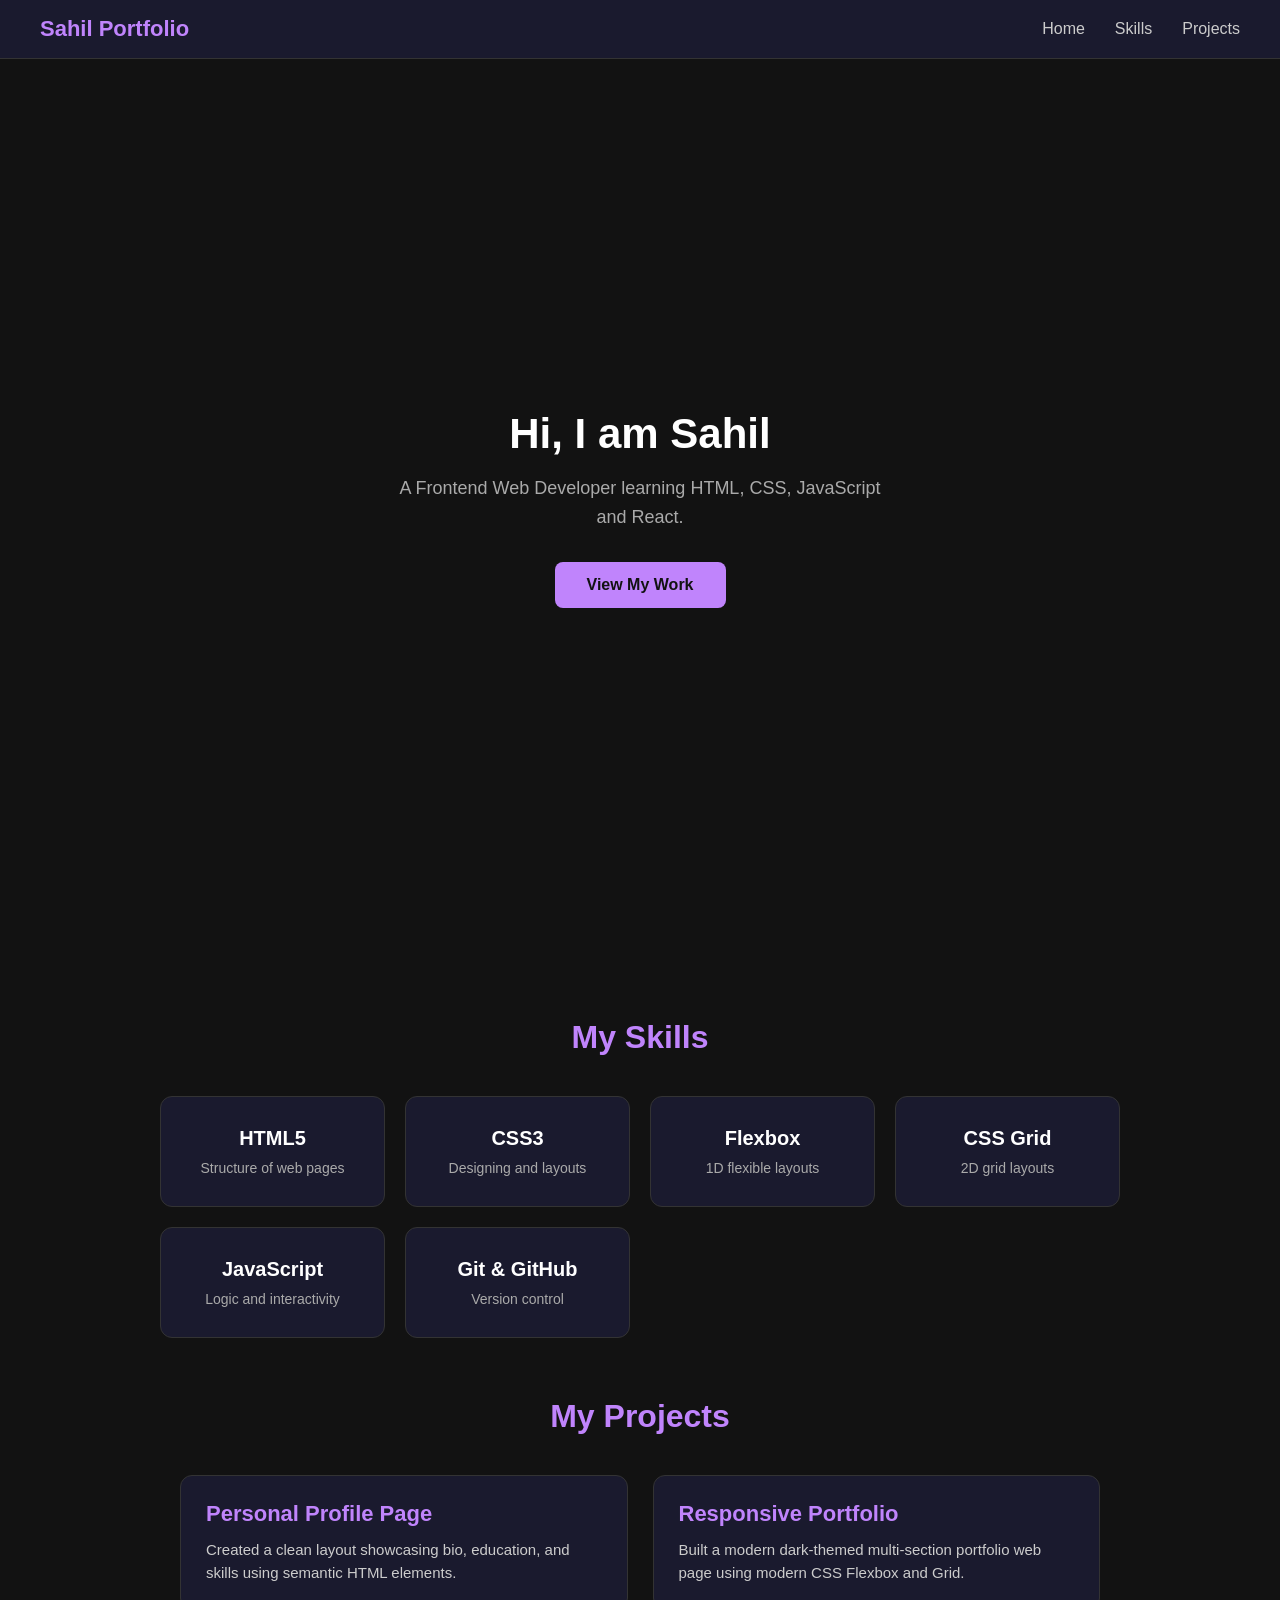
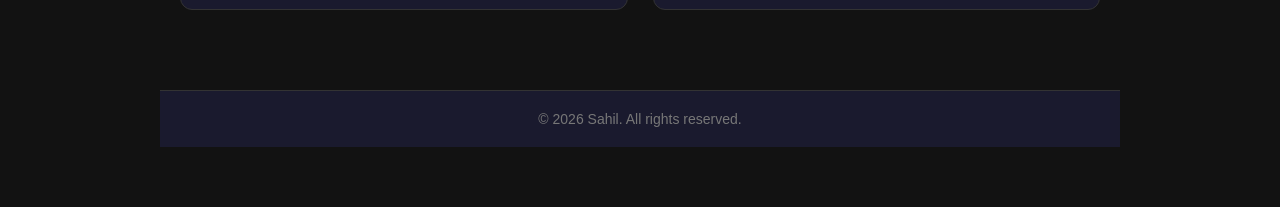
<file: Assignment3/index.html>
<!DOCTYPE html>
<html lang="en">
<head>
    <meta charset="UTF-8">
    <meta name="viewport" content="width=device-width, initial-scale=1.0">
    <title>Sahil - Developer Portfolio</title>
    <link rel="stylesheet" href="style.css">
</head>
<body>

    <nav class="navbar">
        <div class="logo">Sahil Portfolio</div>
        <ul class="nav-links">
            <li><a href="#">Home</a></li>
            <li><a href="#">Skills</a></li>
            <li><a href="#">Projects</a></li>
        </ul>
    </nav>
    <section class="hero">
        <div class="hero-content">
            <h1>Hi, I am Sahil</h1>
            <p>A Frontend Web Developer learning HTML, CSS, JavaScript and React.</p>
            <a href="#" class="hero-btn">View My Work</a>
        </div>
    </section>
    <section class="skills-container">
        <h2 class="section-title">My Skills</h2>
        <div class="skills-grid">
            <div class="skill-card">
                <h3>HTML5</h3>
                <p>Structure of web pages</p>
            </div>
            <div class="skill-card">
                <h3>CSS3</h3>
                <p>Designing and layouts</p>
            </div>
            <div class="skill-card">
                <h3>Flexbox</h3>
                <p>1D flexible layouts</p>
            </div>
            <div class="skill-card">
                <h3>CSS Grid</h3>
                <p>2D grid layouts</p>
            </div>
            <div class="skill-card">
                <h3>JavaScript</h3>
                <p>Logic and interactivity</p>
            </div>
            <div class="skill-card">
                <h3>Git & GitHub</h3>
                <p>Version control</p>
            </div>
        </div>
    </
    </section>
    <section class="projects-container">
        <h2 class="section-title">My Projects</h2>
        <div class="projects-grid">
            <div class="project-card">
                <h3>Personal Profile Page</h3>
                <p>Created a clean layout showcasing bio, education, and skills using semantic HTML elements.</p>
            </div>
            <div class="project-card">
                <h3>Responsive Portfolio</h3>
                <p>Built a modern dark-themed multi-section portfolio web page using modern CSS Flexbox and Grid.</p>
            </div>
        </div>
    </section>

    <footer class="footer">
        <p>&copy; 2026 Sahil. All rights reserved.</p>
    </footer>

</body>
</html>
</file>
<file: Assignment3/style.css>
/* Basic Reset */
* {
    margin: 0;
    padding: 0;
    box-sizing: border-box;
    font-family: Arial, sans-serif;
}

body {
    background-color: #121212; /* Dark theme background */
    color: white;
}

/* Navbar Styles */
.navbar {
    display: flex;
    justify-content: space-between; /* Logo left mein aur links right mein */
    align-items: center;
    padding: 16px 40px;
    background-color: #1a1a2e;
    position: sticky; /* Sticky navbar tabhi kaam karega jab page scroll hoga */
    top: 0;
    z-index: 100;
    border-bottom: 1px solid #333;
}

.logo {
    font-size: 22px;
    font-weight: bold;
    color: #c084fc; /* Purple accent color */
}

.nav-links {
    display: flex;
    list-style: none;
    gap: 30px;
}

.nav-links a {
    color: #ccc;
    text-decoration: none;
    font-size: 16px;
    transition: color 0.2s ease;
}

/* Hover karne par color badlega */
.nav-links a:hover {
    color: #c084fc;
}

/* Media Query: 600px se chhoti screen par links hide karne ke liye */
@media (max-width: 600px) {
    .nav-links {
        display: none;
    }
}
/* Hero Section Styles */
.hero {
    display: flex;
    flex-direction: column;      /* Items ko upar se neeche stack karne ke liye */
    justify-content: center;     /* Vertically center karne ke liye */
    align-items: center;         /* Horizontally center karne ke liye */
    min-height: 100vh;           /* Poori screen ki height lega */
    background-color: #121212;   
    text-align: center;
    padding: 20px;
}

.hero h1 {
    font-size: 42px;
    color: white;
    margin-bottom: 16px;
}

.hero p {
    font-size: 18px;
    color: #aaa;
    max-width: 500px;
    margin-bottom: 30px;
    line-height: 1.6;
}

/* Hero Button Style */
.hero-btn {
    display: inline-block;
    background-color: #c084fc;   /* Purple theme button */
    color: #121212;
    padding: 14px 32px;
    border-radius: 8px;
    text-decoration: none;
    font-weight: bold;
    font-size: 16px;
    transition: background-color 0.2s ease, transform 0.2s ease;
}

/* Button Hover Effect */
.hero-btn:hover {
    background-color: #a855f7;
    transform: translateY(-2px);
}

/* Media Query: Choti screen par font size adjust karne ke liye */
@media (max-width: 600px) {
    .hero h1 {
        font-size: 32px;         
    }
    .hero p {
        font-size: 16px;
    }
}
/* Skills Section Styles */
.skills-container {
    max-width: 1000px;
    margin: 60px auto;
    padding: 0 20px;
    text-align: center;
}

.section-title {
    font-size: 32px;
    color: #c084fc;
    margin-bottom: 40px;
}

/* CSS Grid */
.skills-grid {
    display: grid;
    grid-template-columns: repeat(auto-fit, minmax(220px, 1fr));
    gap: 20px;
}

/* Individual Skill Card */
.skills-grid .skill-card {
    background-color: #1a1a2e;
    padding: 30px 20px;
    border-radius: 12px;
    border: 1px solid #333;
    transition: all 0.3s ease;
}

.skills-grid .skill-card h3 {
    font-size: 20px;
    color: white;
    margin-bottom: 10px;
}

.skills-grid .skill-card p {
    font-size: 14px;
    color: #aaa;
}

/* Hover Effect */
.skills-grid .skill-card:hover {
    border-color: #c084fc;
    box-shadow: 0 10px 20px rgba(192, 132, 252, 0.15);
    transform: translateY(-5px);
}
/* Projects Section Styles */
.projects-container {
    max-width: 1000px;
    margin: 60px auto;
    padding: 0 20px;
    text-align: center;
}

.projects-grid {
    display: grid;
    grid-template-columns: repeat(auto-fit, minmax(280px, 1fr));
    gap: 25px;
}

/* Individual Project Card */
.projects-grid .project-card {
    background-color: #1a1a2e;
    padding: 25px;
    border-radius: 12px;
    border: 1px solid #333;
    text-align: left; /* Text alignment required */
    transition: transform 0.3s ease;
}

.projects-grid .project-card:hover {
    transform: translateY(-5px);
}

.projects-grid .project-card h3 {
    font-size: 22px;
    color: #c084fc;
    margin-bottom: 12px;
}

.projects-grid .project-card p {
    font-size: 15px;
    color: #ccc;
    line-height: 1.5;
}

/* Footer Style */
.footer {
    background-color: #1a1a2e;
    color: #777;
    text-align: center;
    padding: 20px;
    margin-top: 80px;
    border-top: 1px solid #333;
    font-size: 14px;
}
</file>
